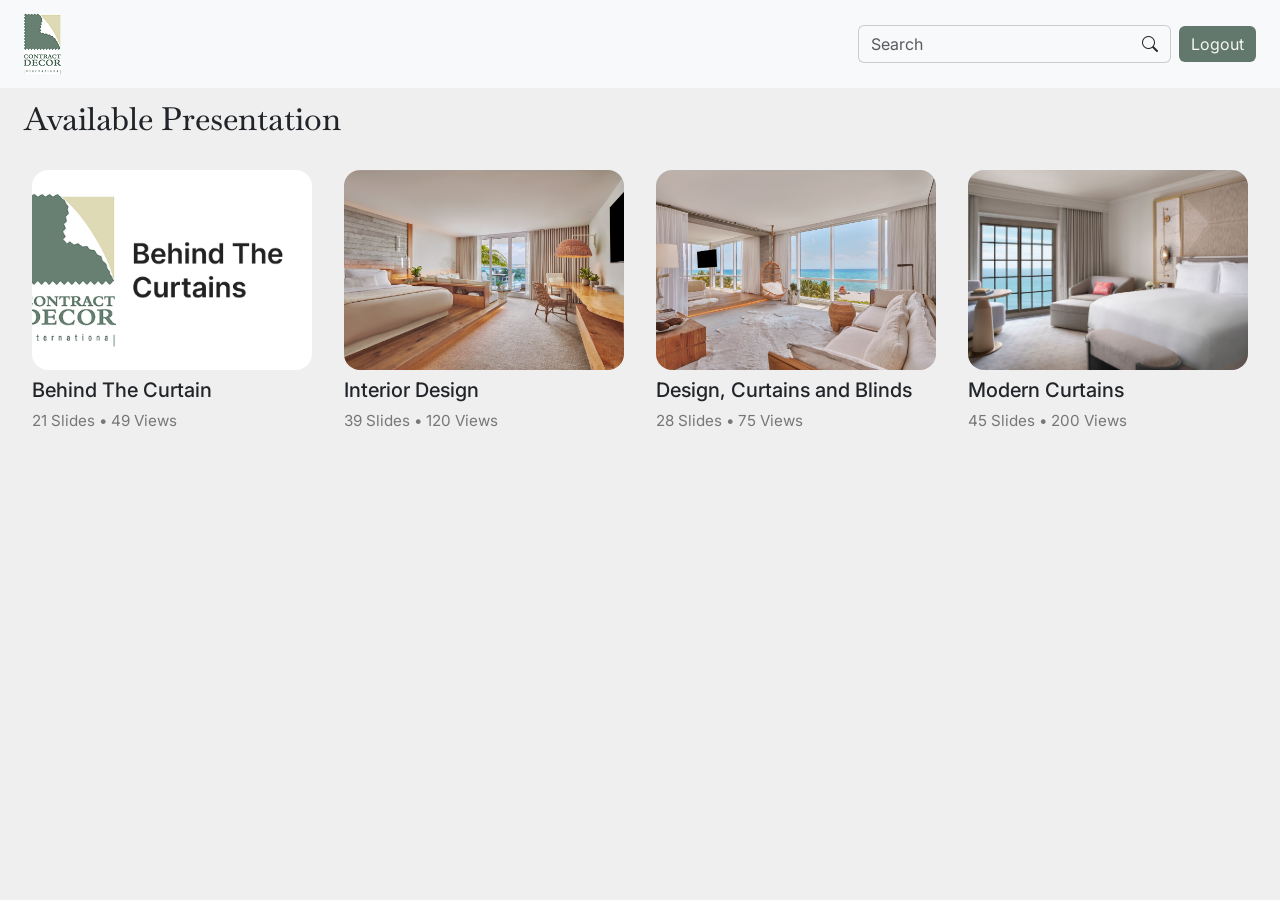
<file: dashboard.html>
<!DOCTYPE html>
<html lang="en">
  <head>
    <meta charset="UTF-8" />
    <meta name="viewport" content="width=device-width, initial-scale=1.0" />
    <title>CDI - Dashboard</title>
    <link rel="stylesheet" href="css/style.css" />
    <link
      href="https://cdn.jsdelivr.net/npm/bootstrap@5.3.6/dist/css/bootstrap.min.css"
      rel="stylesheet"
      integrity="sha384-4Q6Gf2aSP4eDXB8Miphtr37CMZZQ5oXLH2yaXMJ2w8e2ZtHTl7GptT4jmndRuHDT"
      crossorigin="anonymous"
    />
    <link
      rel="stylesheet"
      href="https://cdn.jsdelivr.net/npm/bootstrap-icons@1.3.0/font/bootstrap-icons.css"
    />
  </head>
  <body>
    <!-- Header -->
    <header
      id="navbar"
      data-aos="fade-down"
      class="container-fluid z-5 top-0 px-0"
    >
      <nav
        class="navbar navbar-expand-lg bg-light justify-content-between px-4"
      >
        <a class="navbar-brand" href="#hero" title="home">
          <img src="assets/img/cdi-logo.png" alt="Brand Logo" />
        </a>
        <div class="d-flex justify-content-end list-unstyled align-items-center gap-2 ">
             <div class="input-group rounded-4 ">
              <input
                id="search"
                type="search"
                class="form-control border-gray shadow-none bg-transparent"
                placeholder="Search"
                aria-label="Search"
                aria-describedby="basic-addon2"
              />
              <span
                id="search-icon"
                class="input-group-text border-gray bg-transparent"
                id="basic-addon2"
                ><i class="bi bi-search"></i></i
              ></span>
            </div>
            <li class="nav-item">
              <a class="btn btn-primary" href="login.html">Logout</a>
            </li>
        </div>
        </div>
      </nav>
    </header>
    <!-- Header -->

    <!--Main Content -->
    <main class="container-fluid mt-10 px-4">
    <h2 class="text-start">
        Available Presentation <span class="wave-underline"></span>
      </h2>

      <div class="row g-3 mt-1 ">
        <div class="col-12 col-md-6 col-lg-3 c-pointer" onclick="window.location.href='pptview.html'" >
            <div class="card" >
                <img src="assets/img/btc-ppt.png" class="card-img-top" alt="...">
                <div class="card-body">
                    <h5 class="card-title ">Behind The Curtain</h5>
                    <p class="card-text">21 Slides <span>•</span> 49 Views</p>
                </div>
            </div>
        </div>
        <div class="col-12 col-md-6 col-lg-3">
            <div class="card" >
                <img src="assets/img/3.png" class="card-img-top" alt="...">
                <div class="card-body">
                    <h5 class="card-title ">Interior Design</h5>
                    <p class="card-text">39 Slides <span>•</span> 120 Views</p>
                </div>
            </div>
        </div>
        <div class="col-12 col-md-6 col-lg-3">
            <div class="card" >
                <img src="assets/img/4.png" class="card-img-top" alt="...">
                <div class="card-body">
                    <h5 class="card-title ">Design, Curtains and Blinds</h5>
                    <p class="card-text">28 Slides <span>•</span> 75 Views</p>
                </div>
            </div>
        </div>
        <div class="col-12 col-md-6 col-lg-3">
            <div class="card" >
                <img src="assets/img/1.jpeg" class="card-img-top" alt="...">
                <div class="card-body">
                    <h5 class="card-title ">Modern Curtains</h5>
                    <p class="card-text">45 Slides <span>•</span> 200 Views</p>
                </div>
            </div>
        </div>
      </div>

    </main>
    <!--Main Content -->

    <script
      src="https://cdn.jsdelivr.net/npm/bootstrap@5.3.6/dist/js/bootstrap.bundle.min.js"
      integrity="sha384-j1CDi7MgGQ12Z7Qab0qlWQ/Qqz24Gc6BM0thvEMVjHnfYGF0rmFCozFSxQBxwHKO"
      crossorigin="anonymous"
    ></script>
    <script src="js/script.js"></script>
  </body>
</html>
</file>
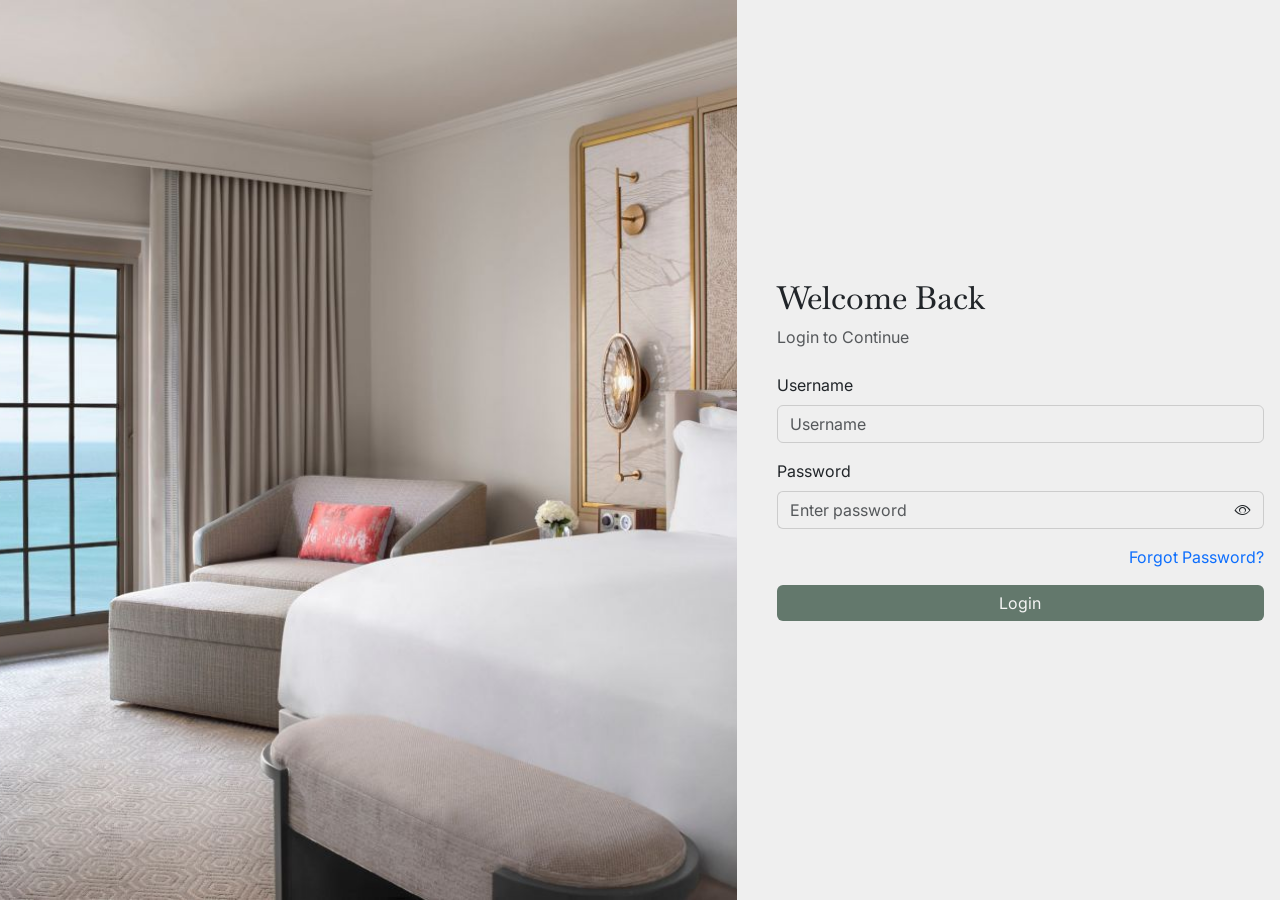
<file: login.html>
<!DOCTYPE html>
<html lang="en">
  <head>
    <meta charset="UTF-8" />
    <meta name="viewport" content="width=device-width, initial-scale=1.0" />
    <title>CDI - Login</title>
    <link
      rel="shortcut icon"
      href="assets/img/cdi-favicon.png"
      type="image/x-icon"
    />
    <link rel="stylesheet" href="css/style.css" />
    <link
      href="https://cdn.jsdelivr.net/npm/bootstrap@5.3.6/dist/css/bootstrap.min.css"
      rel="stylesheet"
      integrity="sha384-4Q6Gf2aSP4eDXB8Miphtr37CMZZQ5oXLH2yaXMJ2w8e2ZtHTl7GptT4jmndRuHDT"
      crossorigin="anonymous"
    />
    <link
      rel="stylesheet"
      href="https://cdn.jsdelivr.net/npm/bootstrap-icons@1.3.0/font/bootstrap-icons.css"
    />
  </head>
  <body>
    <section class="container-fluid px-0 overflow-x-hidden">
      <div class="row">
        <div class="col-12 col-md-7 d-none d-md-block">
          <div class="img-container position-relative">
            <img src="assets/img/1.jpeg" alt="Login Image" />
          </div>
        </div>
        <div class="col-12 col-md-5 align-content-center">
          <div class="d-flex flex-column p-3">
            <h2>Welcome Back</h2>
            <span class="text-muted">Login to Continue</span>
            <form action="#" class="mt-4">
              <div class="mb-3">
                <label for="exampleInputEmail1" class="form-label"
                  >Username</label
                >
                <input
                  type="text"
                  class="input-field form-control bg-transparent border-gray shadow-none"
                  placeholder="Username"
                  aria-label="Username"
                  aria-describedby="basic-addon1"
                />
              </div>
              <div class="mb-3">
                <label for="password" class="form-label">Password</label>
                <div class="input-group input-field mb-3">
                  <input
                    id="password"
                    type="password"
                    class="form-control input-field border-gray shadow-none bg-transparent"
                    placeholder="Enter password"
                    aria-label="Enter password"
                    aria-describedby="basic-addon2"
                    required
                  />
                  <span
                    id="toggle-icon"
                    onclick="{togglePassword()}"
                    class="input-group-text border-gray bg-transparent c-pointer"
                    id="basic-addon2"
                    ><i class="bi bi-eye" id="toggle-password-icon"></i
                  ></span>
                </div>
              </div>
              <div class="d-flex justify-content-end">
                <a href="#" class="text-primary text-decoration-none"
                  >Forgot Password?</a
                >
              </div>
              <a
                href="dashboard.html"
                class="btn btn-primary text-decoration-none w-100 mt-3"
                >Login</a
              >
            </form>
          </div>
        </div>
      </div>
    </section>

    <script
      src="https://cdn.jsdelivr.net/npm/bootstrap@5.3.6/dist/js/bootstrap.bundle.min.js"
      integrity="sha384-j1CDi7MgGQ12Z7Qab0qlWQ/Qqz24Gc6BM0thvEMVjHnfYGF0rmFCozFSxQBxwHKO"
      crossorigin="anonymous"
    ></script>
    <script src="js/script.js"></script>
  </body>
</html>
</file>
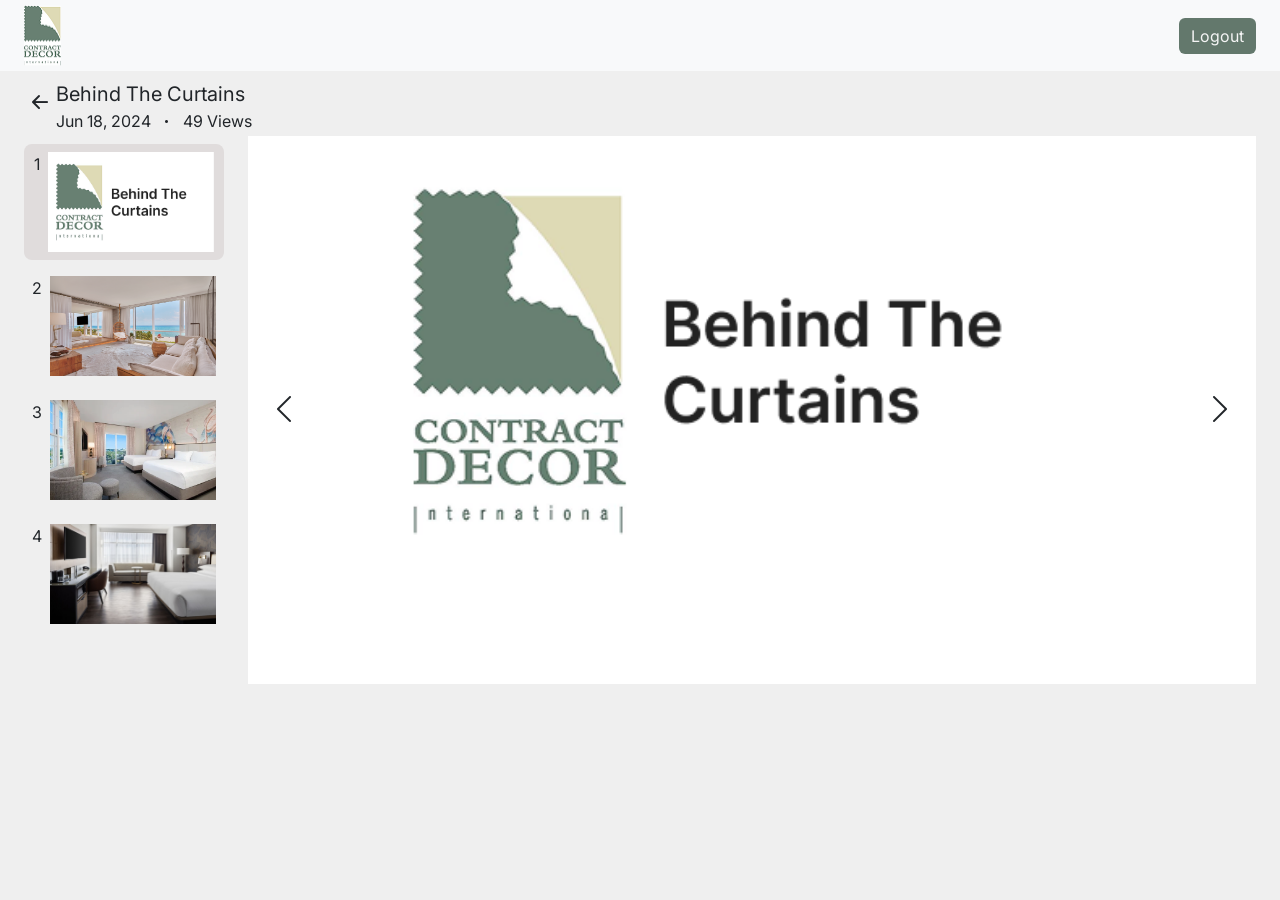
<file: pptview.html>
<!DOCTYPE html>
<html lang="en">
  <head>
    <meta charset="UTF-8" />
    <meta name="viewport" content="width=device-width, initial-scale=1.0" />
    <title>CDI - PPT View</title>
    <link rel="stylesheet" href="css/style.css" />
    <link
      href="https://cdn.jsdelivr.net/npm/bootstrap@5.3.6/dist/css/bootstrap.min.css"
      rel="stylesheet"
      integrity="sha384-4Q6Gf2aSP4eDXB8Miphtr37CMZZQ5oXLH2yaXMJ2w8e2ZtHTl7GptT4jmndRuHDT"
      crossorigin="anonymous"
    />
    <link
      rel="stylesheet"
      href="https://cdn.jsdelivr.net/npm/bootstrap-icons@1.3.0/font/bootstrap-icons.css"
    />
  </head>
  <body>
    <!-- Header Section -->
    <header class="navbar-container position-fixed w-100">
      <div class="px-4 bg-light">
        <nav class="navbar justify-content-between p-0">
          <a class="navbar-brand">
            <img
              src="assets/img/cdi-logo.png"
              alt="Brand Logo"
              width="37px"
              height="61px"
          /></a>
          <button type="button" class="btn btn-primary">Logout</button>
        </nav>
      </div>
      <div
        class="page-content d-flex justify-content-start align-items-start py-2 px-md-4 px-3 mt-2 py-md-0"
      >
        <i
          onclick="window.location.href='dashboard.html'"
          class="fs-2 bi-arrow-left-short c-pointer"
        ></i>
        <div>
          <p class="mb-0 fs-5">Behind The Curtains</p>
          <div class="d-flex align-content-center gap-2">
            <p class="mb-0">Jun 18, 2024</p>
            <i class="bi bi-dot"></i>
            <p class="mb-0">49 Views</p>
          </div>
        </div>
      </div>
    </header>
    <!-- Header Section -->

    <section class="content-section py-1 position-fixed mt-12">
      <div class="slider-section d-flex pe-0 pe-md-4 pt-4 pt-md-0">
        <div
          class="side-scrollbar d-none d-md-flex flex-column gap-2 pt-2 mb-5 pb-5 ps-4"
        >
          <div
            class="ppt-card-container active d-flex justify-content-center align-content-start gap-2 rounded-3 py-2"
          >
            <p>1</p>
            <img
              src="assets/img/btc-ppt.png"
              class="card-slide-img my-auto"
              alt=""
            />
          </div>
          <div
            class="ppt-card-container d-flex justify-content-center align-content-center gap-2 rounded-3 py-2"
          >
            <p>2</p>

            <img src="assets/img/4.png" class="card-slide-img" alt="" />
          </div>
          <div
            class="ppt-card-container d-flex justify-content-center align-content-center gap-2 rounded-3 py-2"
          >
            <p>3</p>
            <img src="assets/img/5.webp" class="card-slide-img" alt="" />
          </div>
          <div
            class="ppt-card-container d-flex justify-content-center align-content-center gap-2 rounded-3 py-2"
          >
            <p>4</p>
            <img src="assets/img/2.jpeg" class="card-slide-img" alt="" />
          </div>
          <div
            class="ppt-card-container d-flex justify-content-center align-content-center gap-2 rounded-3 py-2"
          >
            <p>5</p>
            <img src="assets/img/1.jpeg" class="card-slide-img" alt="" />
          </div>
        </div>
        <div class="slider-active-img-container position-relative">
          <img
            src="./assets/img/3.png"
            alt=""
            class="slider-active-img object-fit-contain w-100 px-2"
          />

          <button
            class="btn position-absolute top-50 start-0 translate-middle-y ms-2 border-0"
            type="button"
            aria-label="Previous"
          >
            <i class="bi bi-chevron-left fs-2"></i>
          </button>

          <button
            class="btn position-absolute top-50 end-0 translate-middle-y me-2 border-0"
            type="button"
            aria-label="Next"
          >
            <i class="bi bi-chevron-right fs-2"></i>
          </button>
        </div>
      </div>
    </section>

    <script>
      const cards = document.querySelectorAll(".ppt-card-container");
      const activeImg = document.querySelector(".slider-active-img");
      let currentIndex = 0;

      function updateActiveImage(index) {
        const selectedCard = cards[index];
        const cardImg = selectedCard.querySelector("img");

        if (cardImg && cardImg.src) {
          activeImg.src = cardImg.src;

          cards.forEach((card) => card.classList.remove("active"));
          selectedCard.classList.add("active");
        } else {
          console.warn("No image found inside card at index", index);
        }
      }

      document
        .querySelector(".bi-chevron-right")
        .addEventListener("click", () => {
          currentIndex = (currentIndex + 1) % cards.length;
          updateActiveImage(currentIndex);
        });

      document
        .querySelector(".bi-chevron-left")
        .addEventListener("click", () => {
          currentIndex = (currentIndex - 1 + cards.length) % cards.length;
          updateActiveImage(currentIndex);
        });

      cards.forEach((card, index) => {
        card.addEventListener("click", () => {
          currentIndex = index;
          updateActiveImage(currentIndex);
        });
      });

      const initialCard = document.querySelector(".ppt-card-container.active");
      if (initialCard) {
        currentIndex = Array.from(cards).indexOf(initialCard);
        updateActiveImage(currentIndex);
      }
    </script>

    <script
      src="https://cdn.jsdelivr.net/npm/bootstrap@5.3.6/dist/js/bootstrap.bundle.min.js"
      integrity="sha384-j1CDi7MgGQ12Z7Qab0qlWQ/Qqz24Gc6BM0thvEMVjHnfYGF0rmFCozFSxQBxwHKO"
      crossorigin="anonymous"
    ></script>
    <script src="js/script.js"></script>
  </body>
</html>
</file>
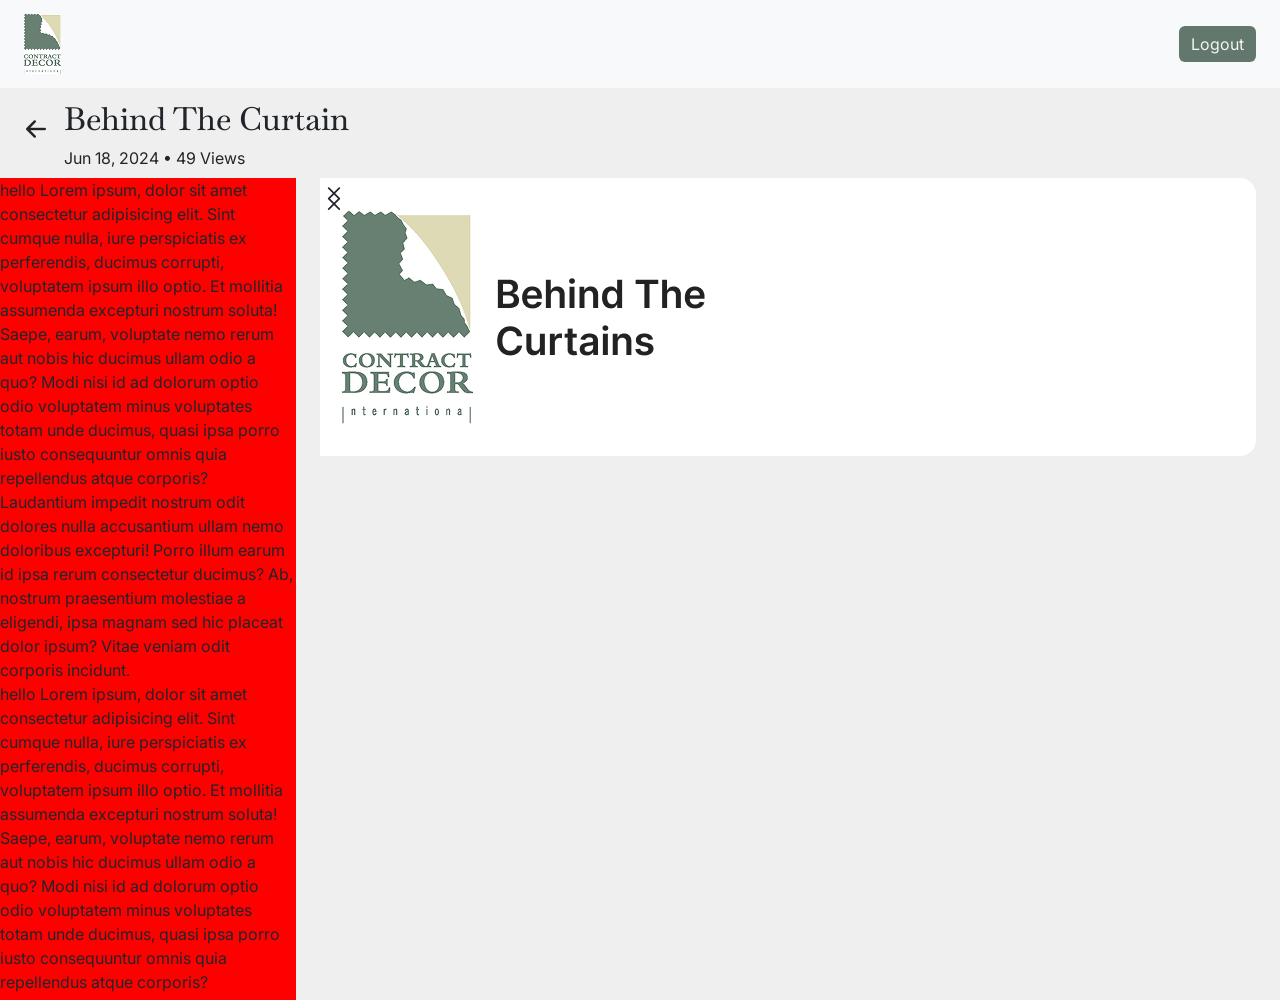
<file: viewpage.html>
<!DOCTYPE html>
<html lang="en">
  <head>
    <meta charset="UTF-8" />
    <meta name="viewport" content="width=device-width, initial-scale=1.0" />
    <title>CDI - PPT View</title>
    <link rel="stylesheet" href="css/style.css" />
    <link
      href="https://cdn.jsdelivr.net/npm/bootstrap@5.3.6/dist/css/bootstrap.min.css"
      rel="stylesheet"
      integrity="sha384-4Q6Gf2aSP4eDXB8Miphtr37CMZZQ5oXLH2yaXMJ2w8e2ZtHTl7GptT4jmndRuHDT"
      crossorigin="anonymous"
    />
    <link
      rel="stylesheet"
      href="https://cdn.jsdelivr.net/npm/bootstrap-icons@1.3.0/font/bootstrap-icons.css"
    />

    <style>
        body{
            height: 100vh !important;
            overflow: hidden;
        }
        .sidebar{
            height: 100%;
            background-color: red;
            overflow: hidden;
        }
        .sidebar-container{
            overflow-y: scroll;
        }
    </style>

  </head>
  <body >

    <!-- Header -->
    <header
      id="navbar"
      data-aos="fade-down"
      class="container-fluid z-5 top-0 px-0"
    >
      <nav
        class="navbar navbar-expand-lg bg-light justify-content-between px-4"
      >
        <a class="navbar-brand" href="#hero" title="home">
          <img src="assets/img/cdi-logo.png" alt="Brand Logo" />
        </a>
        <div class="d-flex justify-content-end list-unstyled align-items-center gap-2 ">
            <li class="nav-item">
              <a class="btn btn-primary" href="login.html">Logout</a>
            </li>
        </div>
        </div>
      </nav>
    </header>
    <!-- Header -->

    <!-- PPT view section -->

    <section class="container-fluid px-0 pe-4 mt-10 overflow-x-hidden">
        <div class="d-flex align-items-start gap-2 ps-3"  >
            <i class="bi bi-arrow-left-short fs-1 c-pointer" onclick="window.location.href='dashboard.html'" ></i>
            <div class="d-flex flex-column ">
            <h2 class="text-start">
                Behind The Curtain <span class="wave-underline"></span>
            </h2>
            <p class="text-subtitle mb-0">Jun 18, 2024 <span>•</span> 49 Views</p>
        </div>
        </div>

        <div class="row mt-2 w-100 position-fixed">
            <div class="col-12 col-md-3 order-1 order-md-0 ">
                <div class="sidebar">
                    <div class="sidebar-container">
                        <div class="Hello1">hello Lorem ipsum, dolor sit amet consectetur adipisicing elit. Sint cumque nulla, iure perspiciatis ex perferendis, ducimus corrupti, voluptatem ipsum illo optio. Et mollitia assumenda excepturi nostrum soluta! Saepe, earum, voluptate nemo rerum aut nobis hic ducimus ullam odio a quo? Modi nisi id ad dolorum optio odio voluptatem minus voluptates totam unde ducimus, quasi ipsa porro iusto consequuntur omnis quia repellendus atque corporis? Laudantium impedit nostrum odit dolores nulla accusantium ullam nemo doloribus excepturi! Porro illum earum id ipsa rerum consectetur ducimus? Ab, nostrum praesentium molestiae a eligendi, ipsa magnam sed hic placeat dolor ipsum? Vitae veniam odit corporis incidunt.</div>
                        <div class="Hello1">hello Lorem ipsum, dolor sit amet consectetur adipisicing elit. Sint cumque nulla, iure perspiciatis ex perferendis, ducimus corrupti, voluptatem ipsum illo optio. Et mollitia assumenda excepturi nostrum soluta! Saepe, earum, voluptate nemo rerum aut nobis hic ducimus ullam odio a quo? Modi nisi id ad dolorum optio odio voluptatem minus voluptates totam unde ducimus, quasi ipsa porro iusto consequuntur omnis quia repellendus atque corporis? Laudantium impedit nostrum odit dolores nulla accusantium ullam nemo doloribus excepturi! Porro illum earum id ipsa rerum consectetur ducimus? Ab, nostrum praesentium molestiae a eligendi, ipsa magnam sed hic placeat dolor ipsum? Vitae veniam odit corporis incidunt.</div>
                    </div>
                </div>
            </div>
            <div class="col-12 col-md-9 order-0 order-md-1">
                <div class="ppt-container rounded-4 bg-white bg-success position-relative">
                    <i class="bi bi-chevron-left position-absolute arrow-left fs-3"></i>
                    <i class="bi bi-chevron-right position-absolute arrow-right fs-3"></i>
                    <div class="slide-show">
                        <img class="slide-show-img" src="assets/img/btc-ppt.png" alt="">
                    </div>
                </div>
            </div>
        </div>

    </section>

    <!-- PPT view section -->

    <script
      src="https://cdn.jsdelivr.net/npm/bootstrap@5.3.6/dist/js/bootstrap.bundle.min.js"
      integrity="sha384-j1CDi7MgGQ12Z7Qab0qlWQ/Qqz24Gc6BM0thvEMVjHnfYGF0rmFCozFSxQBxwHKO"
      crossorigin="anonymous"
    ></script>
    <script src="js/script.js"></script>
  </body>
</html>

<!-- <aside class="ppt-slide-container ">
                    <div class="d-flex flex-row flex-md-column gap-2">
                        <div class="card-slide-active position-relative" >
                        <p class="slide-indicator m-0 position-absolute fw-medium">1</p>
                        <img src="assets/img/btc-ppt.png" class="card-slide-img" alt="">
                    </div>
                    <div class="card-slide position-relative" >
                        <p class="slide-indicator m-0 position-absolute fw-medium">2</p>
                        <img src="assets/img/4.png" class="card-slide-img" alt="">
                    </div>
                    <div class="card-slide position-relative" >
                        <p class="slide-indicator m-0 position-absolute fw-medium">3</p>
                        <img src="assets/img/5.webp" class="card-slide-img" alt="">
                    </div>
                    <div class="card-slide position-relative" >
                        <p class="slide-indicator m-0 position-absolute fw-medium">4</p>
                        <img src="assets/img/2.jpeg" class="card-slide-img" alt="">
                    </div>
                    <div class="card-slide position-relative" >
                        <p class="slide-indicator m-0 position-absolute fw-medium">5</p>
                        <img src="assets/img/1.jpeg" class="card-slide-img" alt="">
                    </div>
                    </div>
                </aside> -->
</file>
<file: css/style.css>
@import url('https://fonts.googleapis.com/css2?family=Baskervville:ital,wght@0,400..700;1,400..700&family=Inter:ital,opsz,wght@0,14..32,100..900;1,14..32,100..900&display=swap');

:root{
    --primary-color:#63786C;
    --secondary-background:#EFEFEF;
}

*{
    margin: 0;
    padding: 0;
    box-sizing: border-box;
}

html{
    scroll-behavior: smooth;
}

body{
    font-family: "Inter", sans-serif !important;
    background-color:var(--secondary-background) !important;
    overflow-x: hidden;
    position: relative;
}

::selection{
    background-color: #E1E0D2;
}

.c-pointer{
    cursor:  pointer !important;
}

/* Scrollbar */
::-webkit-scrollbar{
    width: 0.625rem;
}

::-webkit-scrollbar-thumb{
    background-color: var(--primary-color);
    border-radius: 0.5rem;
}

::-webkit-scrollbar-track{
    background-color:#E0e0e0; 
}
/* Scrollbar */

.bg-primary{
    background-color: var(--primary-color) !important;
}

.text-primary{
    color: var(--primary-color) !important;
}

.nav-link{
    color: #777 !important;
}

.nav-link:hover{
    color: var(--primary-color) !important;
}

.navbar-nav .nav-item .nav-link.active{
    color: var(--primary-color) !important;
    text-decoration: underline !important;
    text-underline-offset: 10px !important;
    text-decoration-thickness: 2px !important;
    font-weight:600 !important;
}

header{
    position: fixed !important; 
    z-index: 10 !important;
}

.btn-primary{
    background-color: var(--primary-color) !important;
    color: #f5f5f5 !important;
    border: none !important;

    &:hover{
        background-color: #7d9386 !important;
    }

    &:focus{
        background-color: #506559 !important;
    }
}

.navbar-toggler:hover{
    background-color: #eee !important;
}

h2{
    font-family: "Baskervville", serif;
    color: #111;
}

h2 .happy.wave-underline{
    text-underline-offset: 0.75rem !important;
}

.wave-underline{
    text-decoration: underline;
    text-decoration-style: wavy;
    text-underline-offset: 8px;
    text-decoration-color: 2px solid var(--primary-color);
}

.mt-10{
    margin-top: 100px !important;
}

/* Hero Section */

.hero-container{
    width: 100%;
    height: 80vh;
    border-top-right-radius: 2rem;
    border-bottom-left-radius: 2rem;
    overflow: hidden;
}

.hero-container-sm{
    width: 100%;
    height: auto;
}

.hero-container-sm{
    display: none;
}

/* .card-img-mask{ */
    /* background-image: url(../assets/img/1.jpeg); */
    /* background-clip: url(../assets//img/ContractDecor_Export_2026-04-20_06-00-27.mp4);
    background-position: center;
    background-repeat: no-repeat;
    background-size: cover;
    background-attachment: scroll;
    width: 100%;
    height: 100%;
    border-radius: 2rem !important;
} */

.card-img-mask {
    position: relative;
    width: 100%;
    height: 100%;
    border-radius: 2rem;
    overflow: hidden; /* important */
  }
  
  .bg-video {
    position: absolute;
    top: 50%;
    left: 50%;
    width: 100%;
    height: 100%;
    object-fit: cover; /* same as background-size: cover */
    transform: translate(-50%, -50%);
  }




.card-img-mask{
    /* -webkit-mask:url(../assets/img/top-piece.svg) center / contain no-repeat, url(../assets/img/bottom-piece.svg) center / contain no-repeat, linear-gradient(#000000 0 0); */
   /* -webkit-mask:url(../assets/img/top-piece.svg) center / contain no-repeat,linear-gradient(#000000 0 0);
    mask-size: 40vw ;
    mask-position: top left ;
    mask-composite: exclude; */
}


/* .hero-heading{
    font-family: "Baskervville", serif;
    top: 0%;
    left: 0%;
    font-size: clamp(2.25rem,4vw,4.5rem);
} */

.hero-heading{
    font-family: "Baskervville", serif;
    top: 0%;
    left: 0%;
    /* padding-right: 6vw !important; */
    font-size: clamp(2rem,4vw,4.5rem);
    background-color: var(--secondary-background);
    padding: 0 1.5rem 0.5rem 0;
    /* clip-path: polygon(0 0, 100% 0, 90% 100%, 0% 100%); */
    /* clip-path: path("M 0 0 L 100 0 L 90 100 L 0 100 Z"); */
    border-bottom-right-radius: 1rem !important;
}


.hero-heading::after, .hero-heading::before{
    width: 2rem;
    height: 2rem;
    position: absolute;
    content: "";
}

.hero-heading::after{
    background-color: transparent;
    top: 0;
    right: -2rem;
    border-top-left-radius: 1rem;
    box-shadow: -0.375rem -0.375rem var(--secondary-background) !important;
}

.hero-heading::before{
    background-color: transparent !important;
    bottom: -2rem;
    left: 0rem;
    border-top-left-radius: 1rem;
    box-shadow: -0.375rem -0.375rem var(--secondary-background) !important;
}

.ff-baskervville{
    font-family: "Baskervville", serif;
}

/* .hero-container{
    height: calc(100vh - 100px);
} */

.hero-content{
    bottom: 0%;
    right: 0;
    width: clamp(32rem,48vw,48rem);
    display: flex;
    flex-direction: column;
    justify-content: center;
    row-gap:0.5rem;
    background-color: var(--secondary-background);
    border-top-left-radius: 1rem;
    padding: 1rem 1rem 0 1rem;
}

.hero-content::after, .hero-content::before{
    width: 2rem;
    height: 2rem;
    content: "";
    position: absolute;
}

.hero-content::after{
    background: transparent;
    top: -2rem;
    right: 0;
    border-bottom-right-radius: 1rem;
    box-shadow: 0.375rem 0.375rem var(--secondary-background) !important;
}

.hero-content::before{
    background-color: transparent;
    bottom: 0;
    left: -2rem;
    border-bottom-right-radius: 1rem;
    box-shadow: 0.375rem 0.375rem var(--secondary-background)!important;
}

.hero-img{
    width: 100%;
    height: 100%;
    object-fit: cover;
    border-radius: 1rem;
}

@media screen and (max-width:1150px) {
    /* .card-img-mask{
        mask-size: 40vw, 57vw !important;
    } */
    .hero-content{
    width: clamp(30rem,52vw,52rem) !important;
}
}

@media screen and (max-width:1024px) {
    .hero-container{
        display: none;
    }
    .hero-container-sm{
        display: block;
    }
}



/* Hero Section */


/* Products Section */
.card-img-top{
    height: 300px;
    object-fit: cover;
    border-radius: 12px;
}

.card{
    background-color: #E0E0E0 !important;
}

/* Products Section */



/* About Us Section */

.about-us-img{
    height: 400px !important;
    width: 100%;
    object-fit: cover;
}

/* About Us Section */


/* Our Work Section */

.bento-grid{
    display: grid;
    grid-auto-columns: auto;
    grid-auto-rows: 250px 250px;
    grid-gap: 0.75rem;
    grid-template-areas: "box-1 box-1 box-2 box-2 box-2 box-3"
                         "box-4 box-5 box-5 box-6 box-6 box-6";
}

.box{
    border-radius: 12px;
    overflow: hidden;
    border: 2px solid transparent;
}

.box img{
    object-fit: cover !important;
    width: 100%;
    height: 100%;
    transition: transform 0.3s ease-in;
}

.box:hover img{
    transform: scale(1.15);
}

@media screen and (max-width:1100px) {
    .bento-grid{
        grid-template-areas: "box-1 box-1 box-2 box-2"
                         "box-3 box-3 box-3 box-4"
                         "box-5 box-6 box-6 box-6";
        grid-gap: 0.5rem;
    }
}

@media screen and (max-width:576px) {
    .bento-grid{
        grid-template-areas: "box-1 box-1 "
                         "box-2 box-3"
                         "box-4 box-5"
                         "box-6 box-6";
        grid-gap: 0.25rem;
    }
}

/* Our Work Section */

/* Who We Work For */

.ticker-wrapper{
    overflow: hidden;
    padding: 10px 0;
    white-space: nowrap;
    position: relative;
}

.ticker{
    display: flex;
    animation: scroll-left 10s linear infinite;
}

.ticker-content{
    display: inline-block;
    gap: 1rem;
}

.ticker-content img{
    margin-right: 100px;
}

.ticker-wrapper:hover .ticker {
  animation-play-state: paused;
}

@keyframes scroll-left {
  0% {
    transform: translateX(0);
  }
  100% {
    transform: translateX(-50%);
  }
}

.work-for{
    display: flex;
    justify-content: center;
    align-items: center;
    width: 80%;
    column-gap: 4rem;
    row-gap: 1rem;
    flex-wrap: wrap;
}

@media screen and (max-width:1100px) {
    .work-for{
        column-gap: 2rem;
        row-gap: 1rem;
        width: 100%;
    }
}

@media screen and (max-width:576px) {
    .work-for{
        column-gap: 1rem;
        row-gap: 1rem;
        width: 100%;
    }
}

/* Who We Work For */

/* Testimonial Section */

.carousel-item{
    height: auto;
    width:100% !important;
}

.carousel-inner{
    margin: auto;
}

.carousel-item img{
    object-fit: cover;
    width: 50%;
    height: 100%;
}



.profile img{
    width: 60px;
    height: 60px;
    object-fit: cover;
}

.testimonial-card{
    display: flex;
    gap: 1rem;
    height: auto;
}

@media screen and (max-width:768px) {
    .testimonial-card{
        flex-direction: column;
        font-size: 0.875rem;
    }
}

.slider div{
    margin: 0rem 0.25rem;
}

/* Slick Overwrite */
.slick-prev:before {
    color: #111 !important;
}

.slick-next:before {
    color: #111 !important;
}

/* Slick Overwrite */

/* Testimonial Section */


/* Footer Section */

.footer-bg{
    background-color: #E1E0D2;
}

.curtain-wave{
    background-image: url(/assets/img/wave.png);
    background-repeat: repeat-x;
    height: 2rem;
    width: 100vw;
    background-size: contain;
    background-position:top;
}

footer a:hover{
    text-decoration: underline !important;
    text-decoration-style: dashed;
    text-decoration-color: var(--primary-color) !important;
    color: var(--primary-color) !important;
    text-underline-offset: 8px;
}

.footer-icon{
    object-fit: contain !important;
}

.social-icons img{
    border: 2px solid transparent;
}

.social-icons img:hover{
    outline: 2px solid var(--primary-color);
    outline-style: dashed;
}

/* Footer Section */




/* Login Page */

.img-container{
    width: 100%;
    height: auto;
    overflow: hidden;
}

.img-container img{
    object-fit: cover;
    width: 100%;
    height: 100vh;
}

.border-gray{
    border: 1px solid #ccc !important;
}

.login-logo{
    width: 40px;
    height: 40px;
    object-fit: contain;
}

.input-field:focus{
    border: 1px solid var(--primary-color) !important;
}

.input-field:focus .input-group{
    border: 1px solid var(--primary-color) !important;
}

.input-group input{
    border-right: 0 !important;
}

.input-group-text{
    border-left: 0 !important;
}

/* Login Page */

/* Dashboard Screen */

.card{
    background: transparent !important;
    border: unset !important;
    padding: 0.5rem;
    border-radius: 1rem !important;
}

.card:hover{
    background-color: #e0e0e0 !important;
}

.card-body{
    padding: 0.5rem 0 !important;
}

.card-body .card-text{
    color: #777;
    font-size:0.95rem;
}

.card-img-top{
    height: 200px;
    border-radius: 1rem !important;
}

@media screen and (max-width:768px){
    .card-img-top{
        height: 250px;
    }
}

/* Dashboard Screen */


/* PPT View Screen */
/* 
.text-subtitle{
    color: #777;
    font-size:0.95rem;
}

.ppt-slide-container{
    border-right: 1px solid #ccc;
    overflow-y: scroll;
    height: 100%;
}

.ppt-container{
    height:80vh;
    display: flex;
    justify-content: center;
    align-content: center;
    overflow: hidden;
}

.slide-show-img{
    width: 100%;
    height: 100%;
    object-fit: contain;
}

.arrow-left{
    top:50%;
    left: 2.5%;
}

.arrow-right{
    top:50%;
    right: 2.5%;
}

aside{
    padding: 1rem 0.75rem;
}

.card-slide{
    padding: 0.5rem;
    padding-left: 2rem;
    background-color: transparent ;
    border-radius: 1rem;
}

.card-slide:hover{
    background-color: #e0e0e0 ;
}

.card-slide-active{
    padding: 0.5rem;
    padding-left: 2rem;
    background-color: #e0e0e0 !important;
    border-radius: 1rem;
}

.card-slide-img{
    height: 150px;
    object-fit: cover;
    width: 100%;
    border-radius: 1rem;
}

@media screen and (max-width:1100px) {
    .card-slide-img{
        height: 100px;
    }
}

.slide-indicator{
    top: 4%;
    left: 4%;
} */

.page-content {
  /* background-color: #efefef; */
}
/* bootom */

.mt-12{
    margin-top: 132px;
}

.slider-section {
  width: 100vw;
}

.side-scrollbar {
  width: 248px;
  height: 500px;
  overflow: scroll;
}

.ppt-card-container {
  width: 200px;
  height: 140px;
  &:hover {
    background-color: #e0dcdc;
  }
}

.ppt-card-container.active {
  background-color: #e0dcdc;
}

.card-slide-img {
  width: 166px;
  height: 100px;
}

.slider-active-img {
  height: 450px;
  width: 500px;
}

.slider-active-img-container {
  flex: 1;
  width: 100vw;
  background-color: white;
}

/*  */

@media (max-width: 750px) {
  .slider-section {
    flex-direction: column;
  }

  .side-scrollbar {
    flex-direction: row;
    overflow-x: auto;
    overflow-y: hidden;
    width: 100%;
    padding: 10px 0;
    justify-content: center;
    gap: 10px;
  }

  .ppt-card-container {
    flex-direction: column;
    align-items: center;
    min-width: 60px;
  }

  .slider-active-img-container {
    width: 100%;
    order: -1;
  }

  .slider-active-img {
    max-height: 300px;
    object-fit: contain;
  }

  .slider-active-img-container .btn {
    top: auto;
    bottom: 10px;
    transform: none;
  }
}


/* PPT View Screen */
</file>
